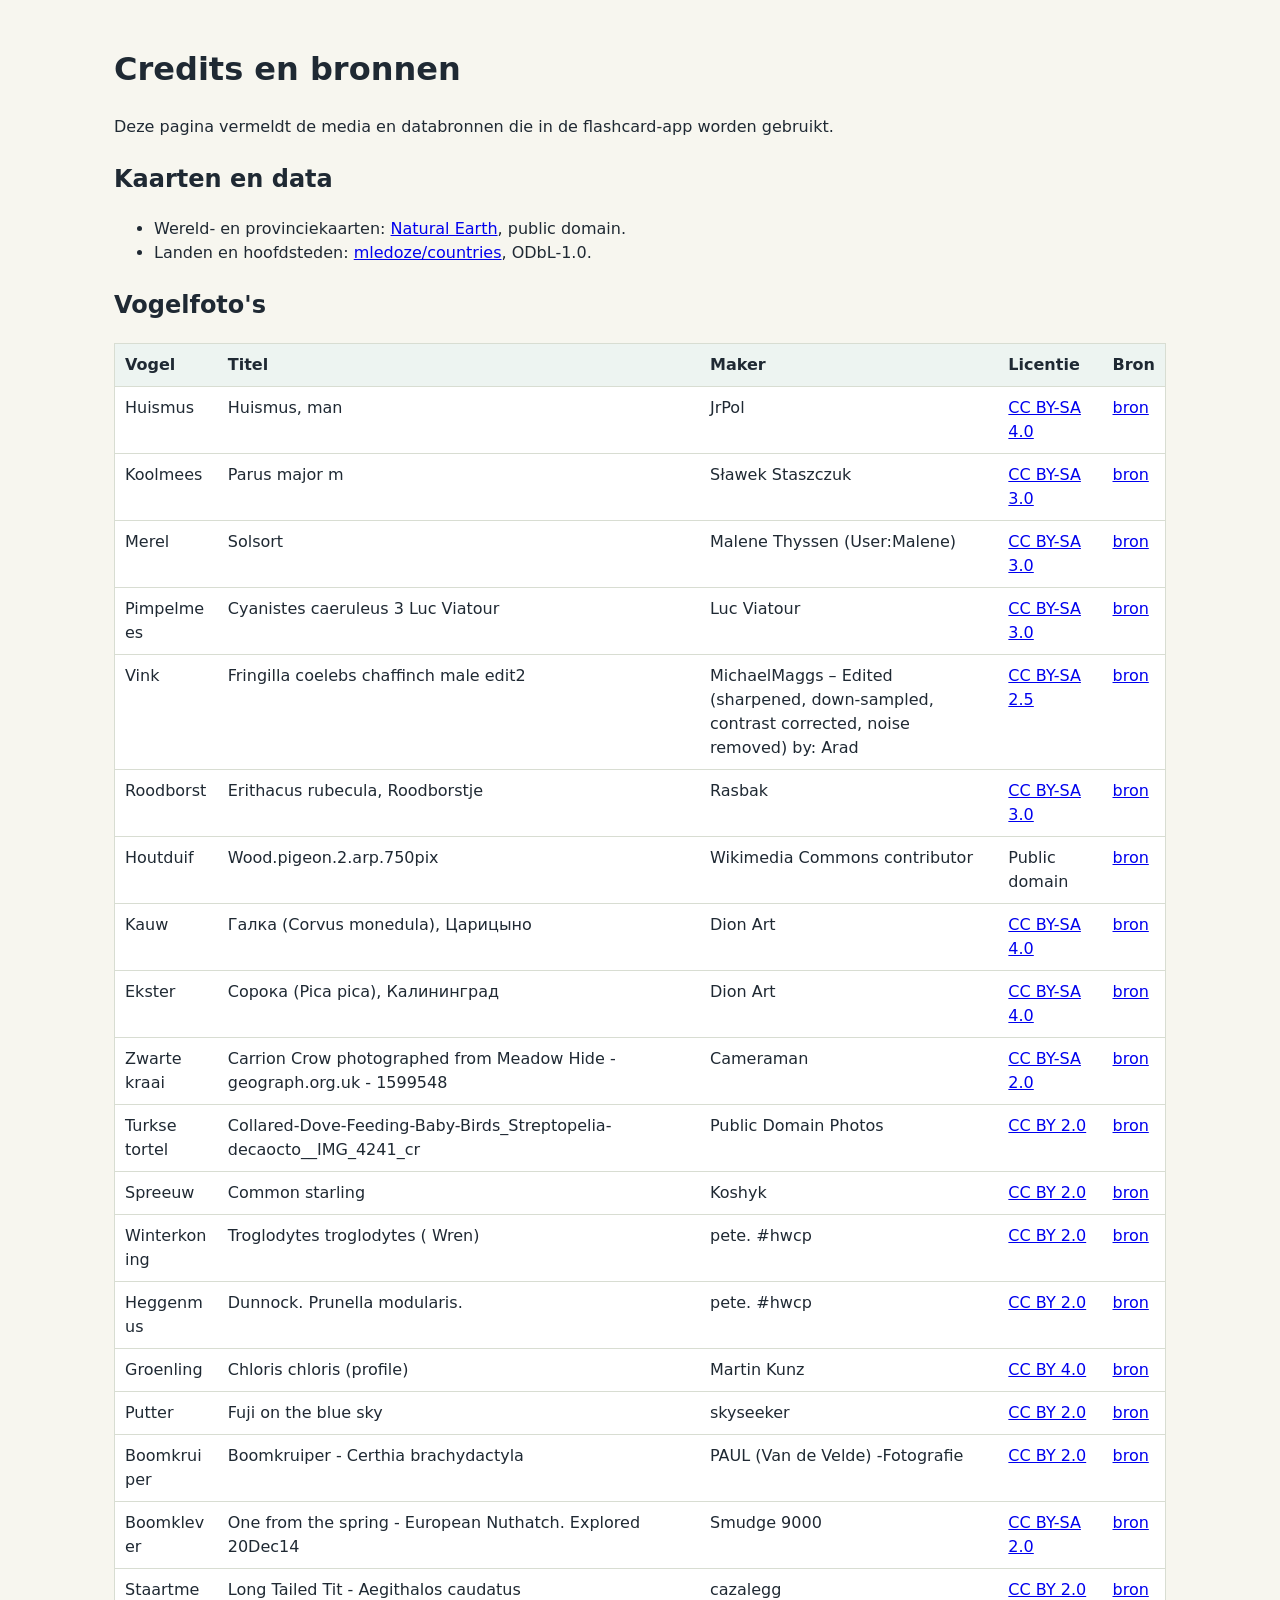
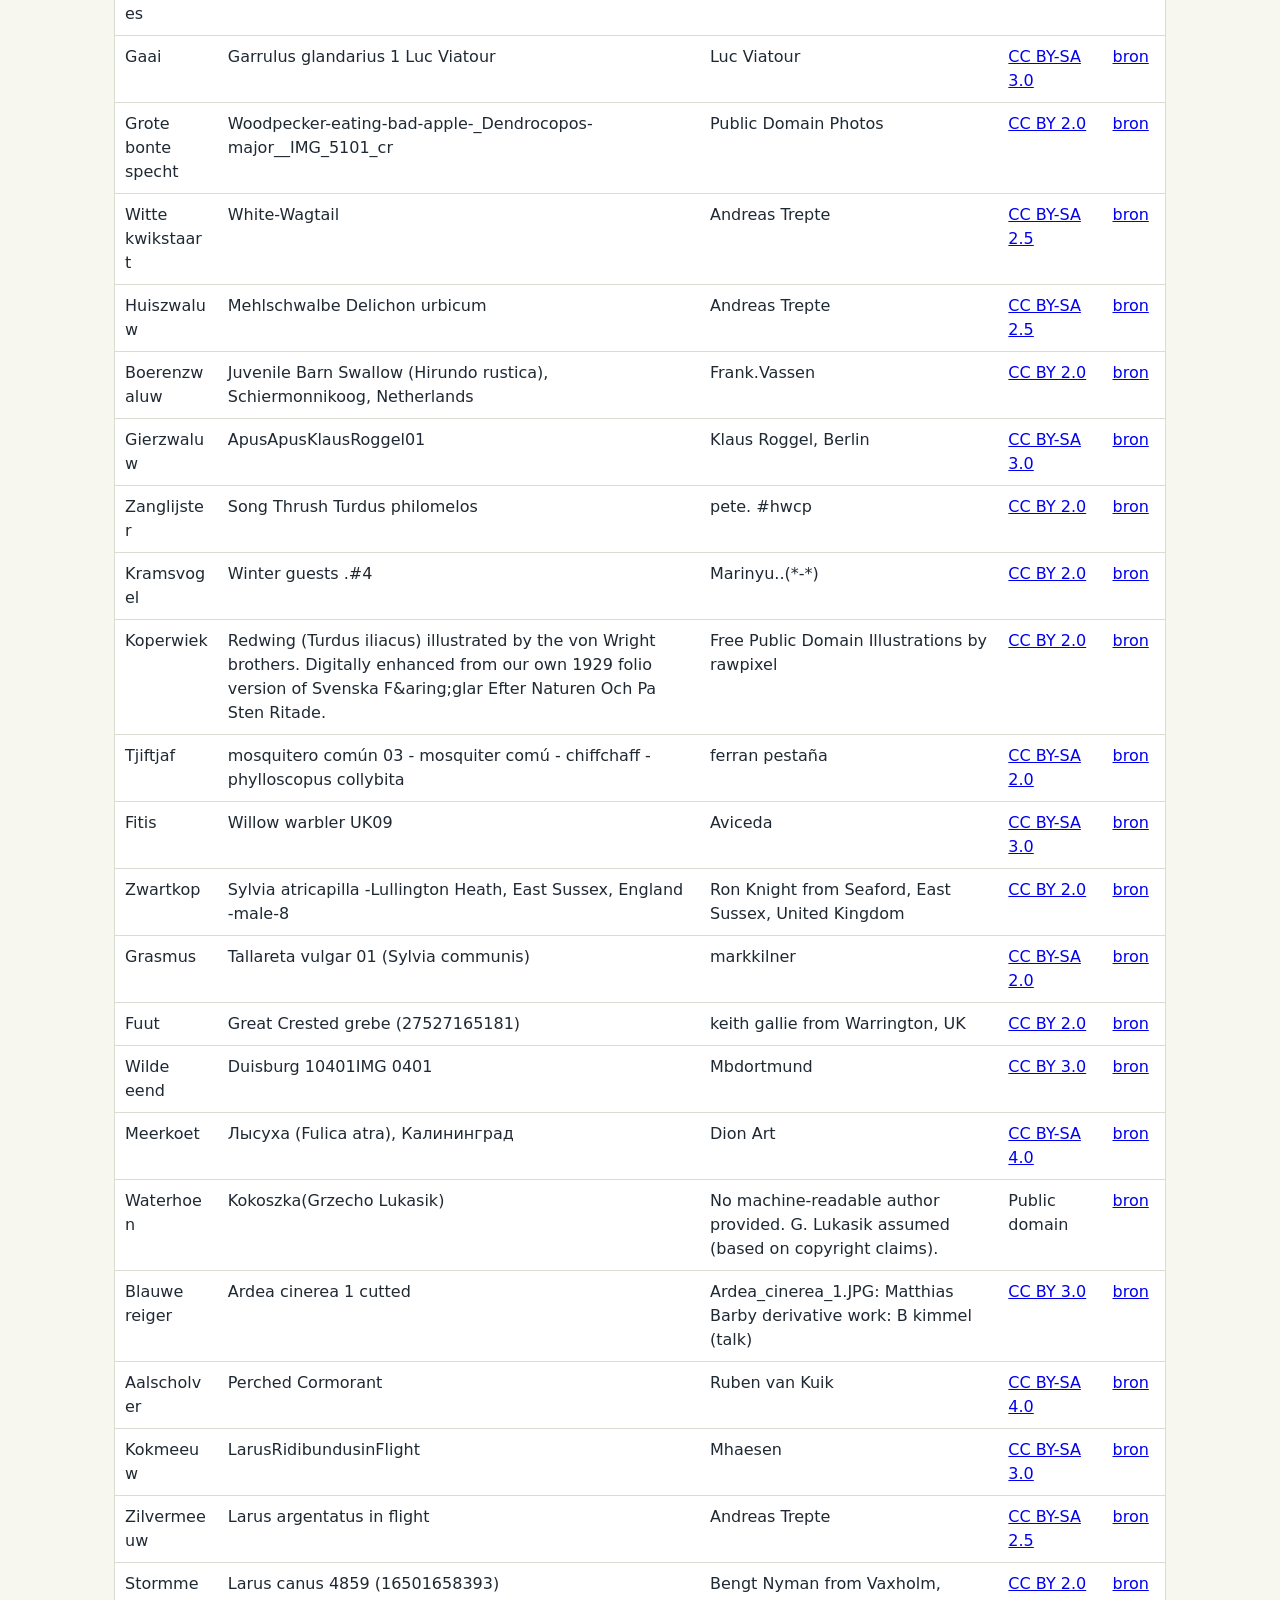
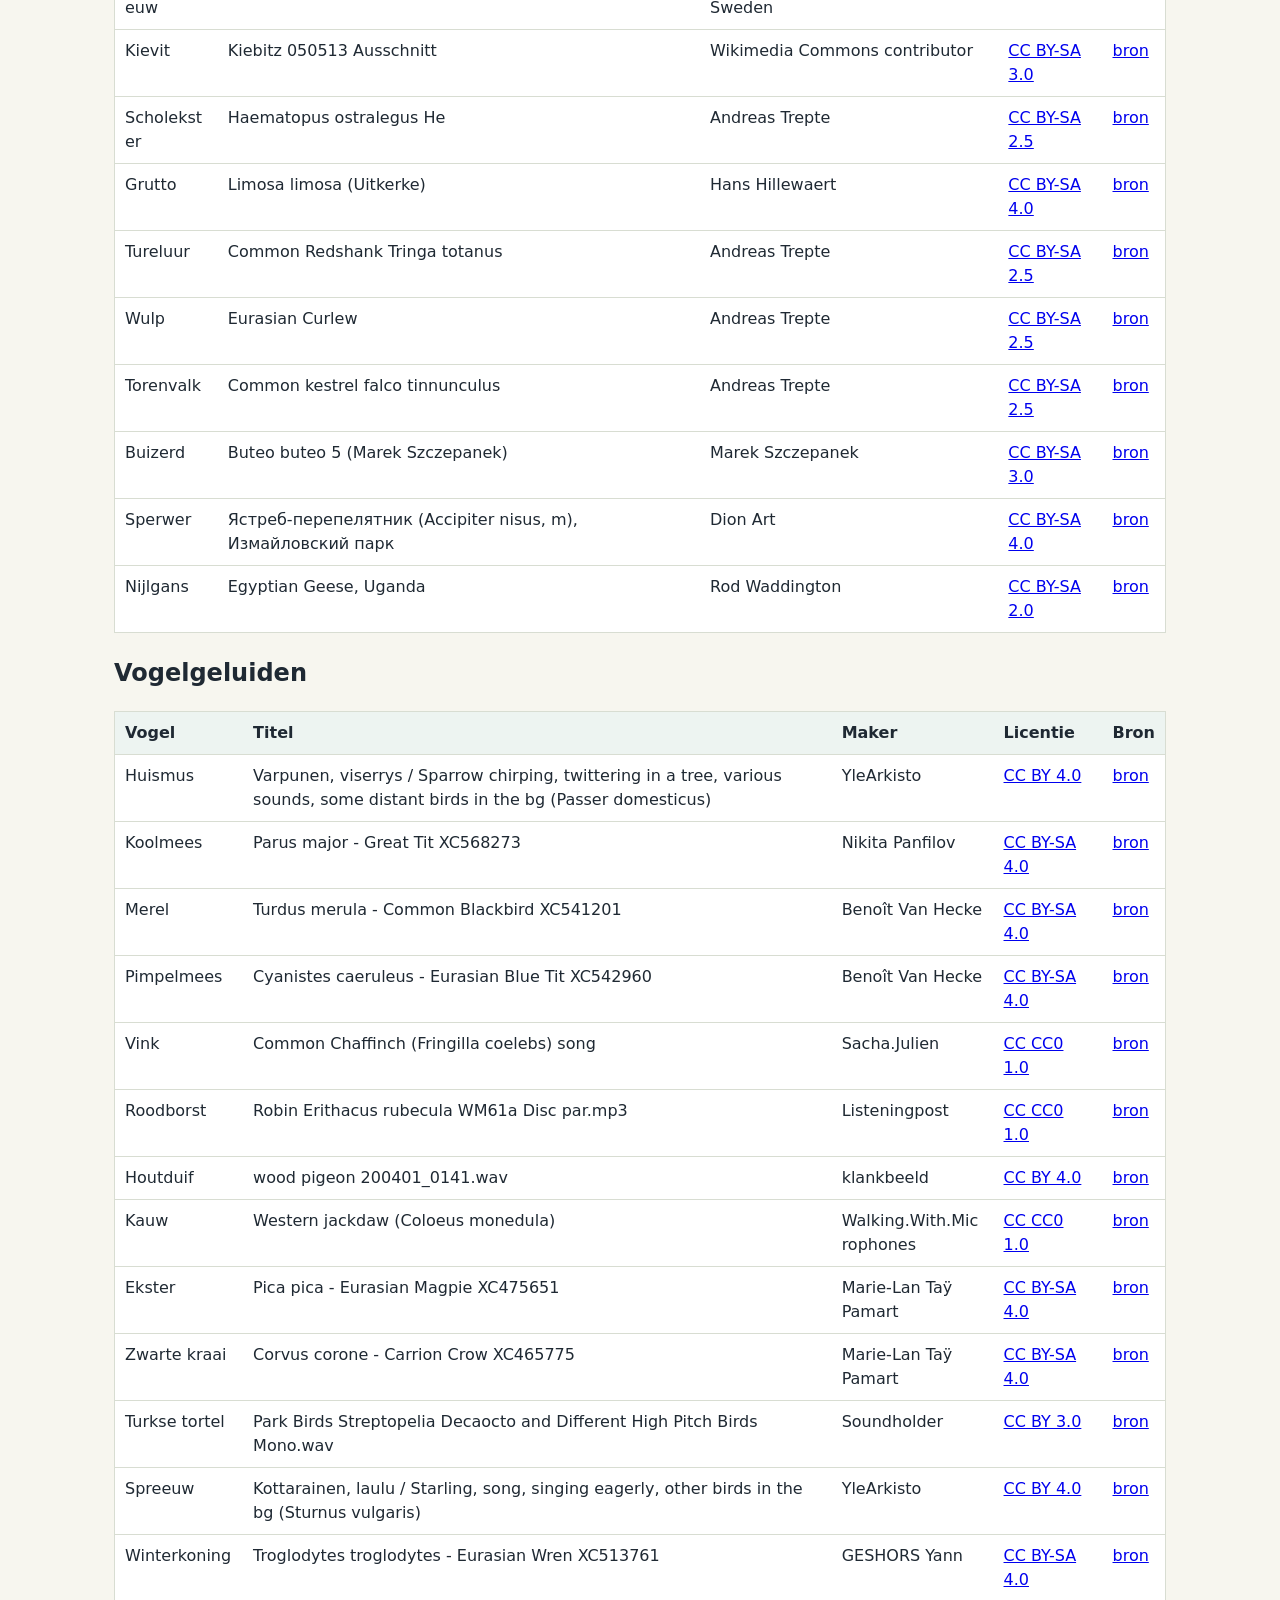
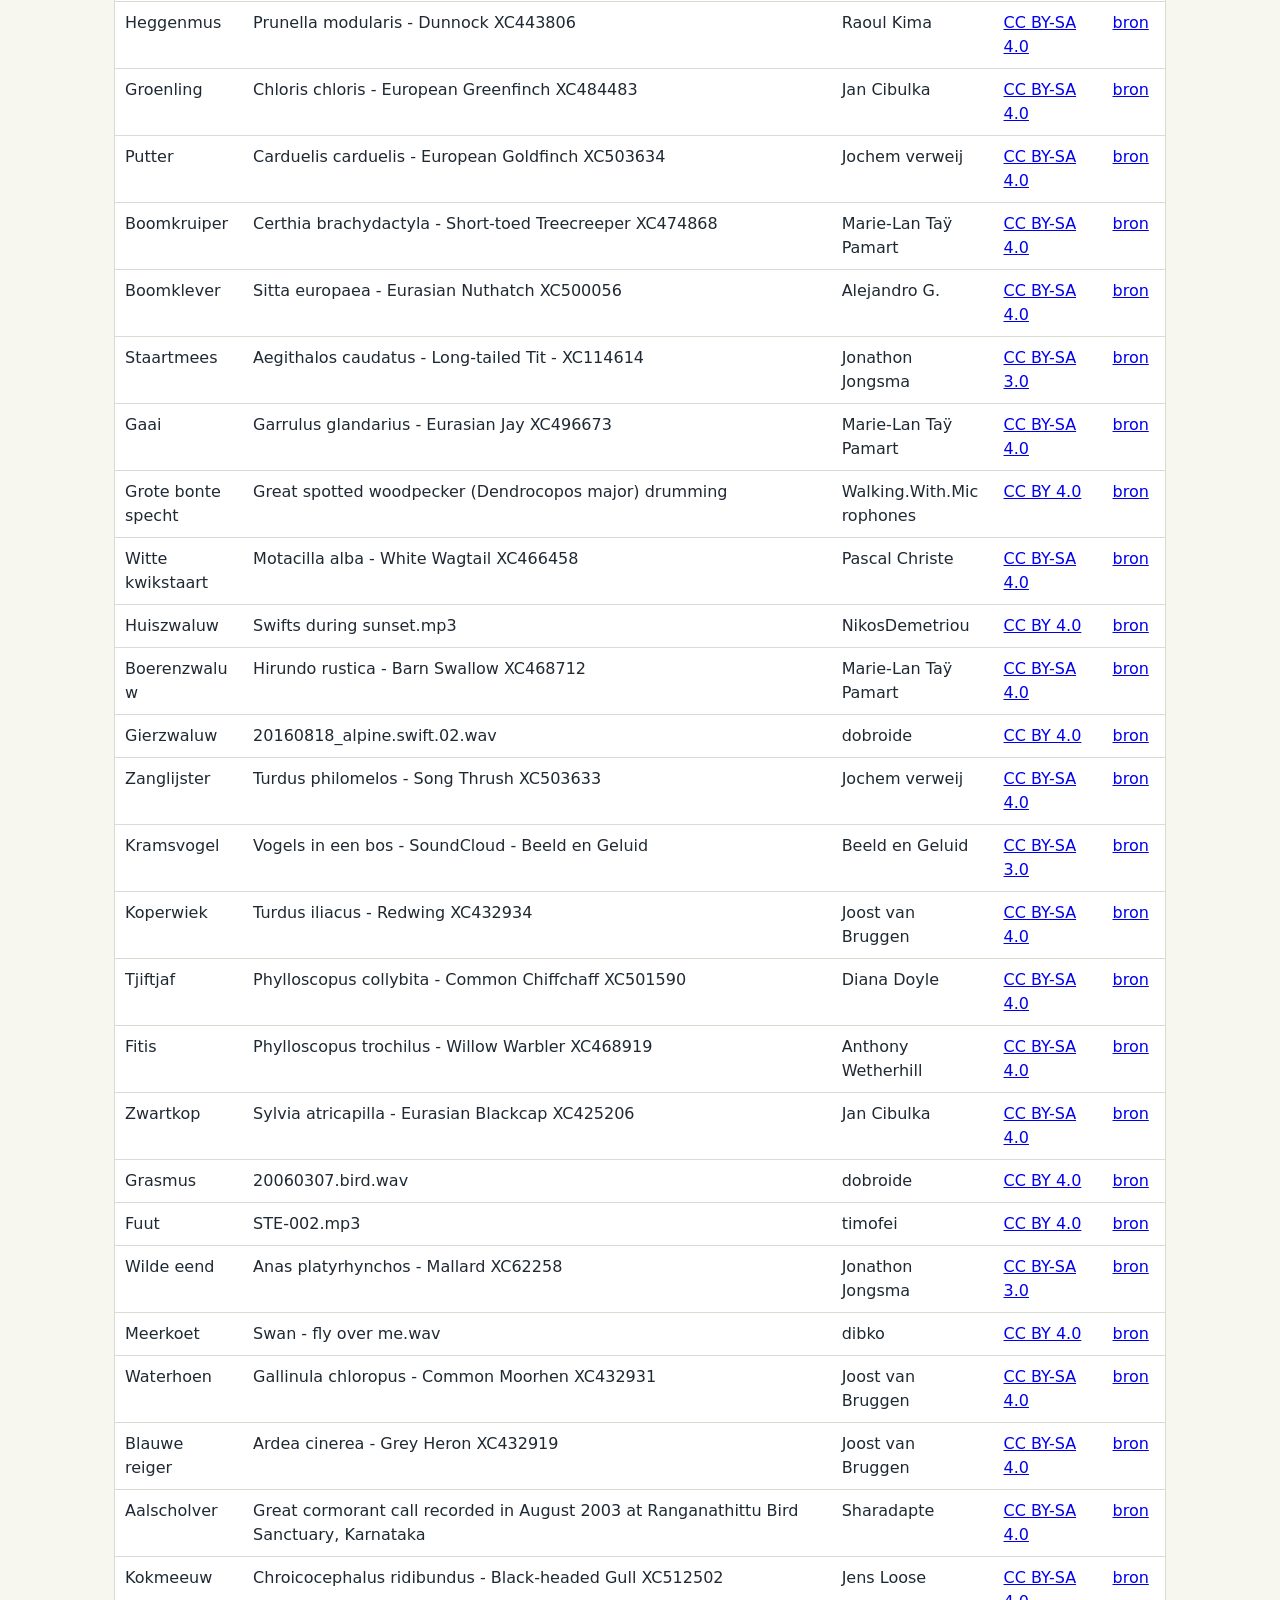
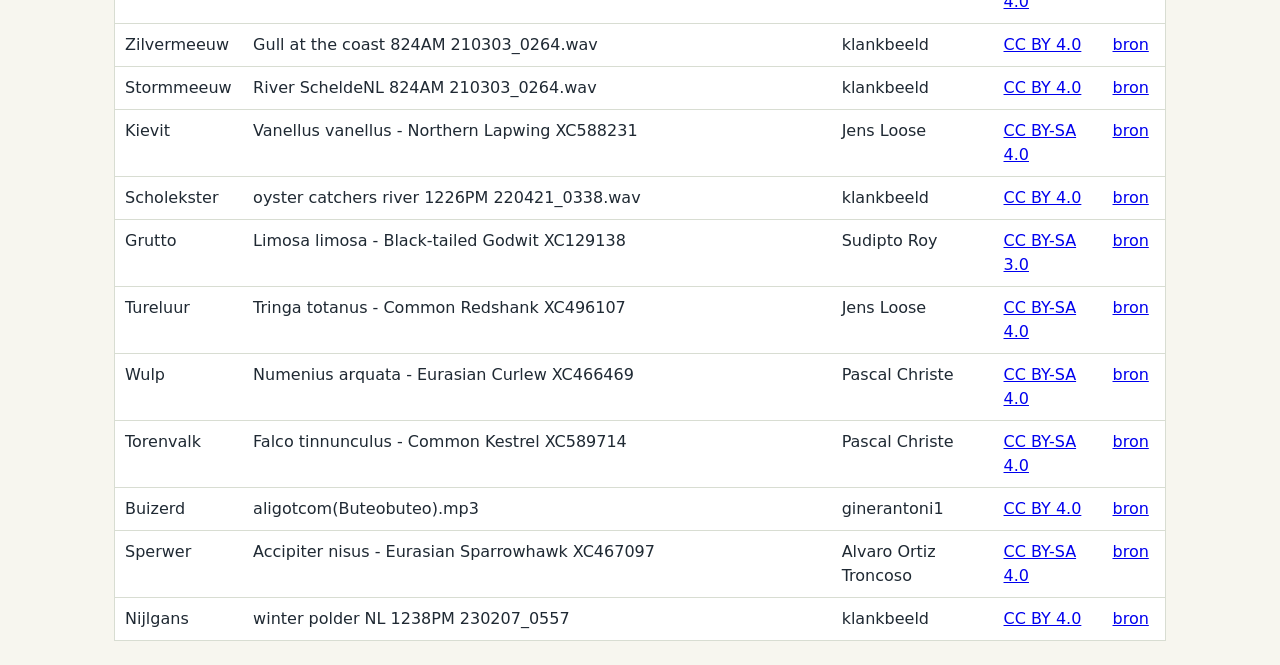
<file: credits.html>
<!doctype html>
<html lang="nl">
  <head>
    <meta charset="utf-8">
    <meta name="viewport" content="width=device-width, initial-scale=1">
    <title>Credits - Flashcards</title>
    <link rel="stylesheet" href="./styles.css">
    <style>
      body { background: #f7f6ef; }
      .credits-page { width: min(1100px, 100%); margin: 0 auto; padding: 24px; }
      .credits-section { margin-top: 22px; }
      table { width: 100%; border-collapse: collapse; background: #fff; border: 1px solid var(--line); }
      th, td { padding: 9px 10px; border-bottom: 1px solid var(--line); text-align: left; vertical-align: top; }
      th { background: var(--surface-2); }
      td { overflow-wrap: anywhere; }
    </style>
  </head>
  <body>
    <main class="credits-page">
      <h1>Credits en bronnen</h1>
      <p>Deze pagina vermeldt de media en databronnen die in de flashcard-app worden gebruikt.</p>

      <section class="credits-section">
        <h2>Kaarten en data</h2>
        <ul>
          <li>Wereld- en provinciekaarten: <a href="https://www.naturalearthdata.com/about/terms-of-use/">Natural Earth</a>, public domain.</li>
          <li>Landen en hoofdsteden: <a href="https://github.com/mledoze/countries">mledoze/countries</a>, ODbL-1.0.</li>
        </ul>
      </section>

      <section class="credits-section">
        <h2>Vogelfoto's</h2>
        <table>
          <thead><tr><th>Vogel</th><th>Titel</th><th>Maker</th><th>Licentie</th><th>Bron</th></tr></thead>
          <tbody><tr><td>Huismus</td><td>Huismus, man</td><td>JrPol</td><td><a href="https://creativecommons.org/licenses/by-sa/4.0">CC BY-SA 4.0</a></td><td><a href="https://commons.wikimedia.org/wiki/File:Huismus,_man.jpg">bron</a></td></tr>
<tr><td>Koolmees</td><td>Parus major m</td><td>Sławek Staszczuk</td><td><a href="http://creativecommons.org/licenses/by-sa/3.0/">CC BY-SA 3.0</a></td><td><a href="https://commons.wikimedia.org/wiki/File:Parus_major_m.jpg">bron</a></td></tr>
<tr><td>Merel</td><td>Solsort</td><td>Malene Thyssen (User:Malene)</td><td><a href="http://creativecommons.org/licenses/by-sa/3.0/">CC BY-SA 3.0</a></td><td><a href="https://commons.wikimedia.org/wiki/File:Solsort.jpg">bron</a></td></tr>
<tr><td>Pimpelmees</td><td>Cyanistes caeruleus 3 Luc Viatour</td><td>Luc Viatour</td><td><a href="http://creativecommons.org/licenses/by-sa/3.0/">CC BY-SA 3.0</a></td><td><a href="https://commons.wikimedia.org/wiki/File:Cyanistes_caeruleus_3_Luc_Viatour.jpg">bron</a></td></tr>
<tr><td>Vink</td><td>Fringilla coelebs chaffinch male edit2</td><td>MichaelMaggs – Edited (sharpened, down-sampled, contrast corrected, noise removed) by: Arad</td><td><a href="https://creativecommons.org/licenses/by-sa/2.5">CC BY-SA 2.5</a></td><td><a href="https://commons.wikimedia.org/wiki/File:Fringilla_coelebs_chaffinch_male_edit2.jpg">bron</a></td></tr>
<tr><td>Roodborst</td><td>Erithacus rubecula, Roodborstje</td><td>Rasbak</td><td><a href="https://creativecommons.org/licenses/by-sa/3.0">CC BY-SA 3.0</a></td><td><a href="https://commons.wikimedia.org/wiki/File:Erithacus_rubecula,_Roodborstje.jpg">bron</a></td></tr>
<tr><td>Houtduif</td><td>Wood.pigeon.2.arp.750pix</td><td>Wikimedia Commons contributor</td><td>Public domain</td><td><a href="https://commons.wikimedia.org/wiki/File:Wood.pigeon.2.arp.750pix.jpg">bron</a></td></tr>
<tr><td>Kauw</td><td>Галка (Corvus monedula), Царицыно</td><td>Dion Art</td><td><a href="https://creativecommons.org/licenses/by-sa/4.0">CC BY-SA 4.0</a></td><td><a href="https://commons.wikimedia.org/wiki/File:%D0%93%D0%B0%D0%BB%D0%BA%D0%B0_(Corvus_monedula),_%D0%A6%D0%B0%D1%80%D0%B8%D1%86%D1%8B%D0%BD%D0%BE.jpg">bron</a></td></tr>
<tr><td>Ekster</td><td>Сорока (Pica pica), Калининград</td><td>Dion Art</td><td><a href="https://creativecommons.org/licenses/by-sa/4.0">CC BY-SA 4.0</a></td><td><a href="https://commons.wikimedia.org/wiki/File:%D0%A1%D0%BE%D1%80%D0%BE%D0%BA%D0%B0_(Pica_pica),_%D0%9A%D0%B0%D0%BB%D0%B8%D0%BD%D0%B8%D0%BD%D0%B3%D1%80%D0%B0%D0%B4.jpg">bron</a></td></tr>
<tr><td>Zwarte kraai</td><td>Carrion Crow photographed from Meadow Hide - geograph.org.uk - 1599548</td><td>Cameraman</td><td><a href="https://creativecommons.org/licenses/by-sa/2.0">CC BY-SA 2.0</a></td><td><a href="https://commons.wikimedia.org/wiki/File:Carrion_Crow_photographed_from_Meadow_Hide_-_geograph.org.uk_-_1599548.jpg">bron</a></td></tr>
<tr><td>Turkse tortel</td><td>Collared-Dove-Feeding-Baby-Birds_Streptopelia-decaocto__IMG_4241_cr</td><td>Public Domain Photos</td><td><a href="https://creativecommons.org/licenses/by/2.0/">CC BY 2.0</a></td><td><a href="https://www.flickr.com/photos/28958738@N06/8454776627">bron</a></td></tr>
<tr><td>Spreeuw</td><td>Common starling</td><td>Koshyk</td><td><a href="https://creativecommons.org/licenses/by/2.0/">CC BY 2.0</a></td><td><a href="https://www.flickr.com/photos/97235261@N00/6966827549">bron</a></td></tr>
<tr><td>Winterkoning</td><td>Troglodytes troglodytes ( Wren)</td><td>pete. #hwcp</td><td><a href="https://creativecommons.org/licenses/by/2.0/">CC BY 2.0</a></td><td><a href="https://www.flickr.com/photos/13497267@N04/32851741321">bron</a></td></tr>
<tr><td>Heggenmus</td><td>Dunnock. Prunella modularis.</td><td>pete. #hwcp</td><td><a href="https://creativecommons.org/licenses/by/2.0/">CC BY 2.0</a></td><td><a href="https://www.flickr.com/photos/13497267@N04/33128412948">bron</a></td></tr>
<tr><td>Groenling</td><td>Chloris chloris (profile)</td><td>Martin Kunz</td><td><a href="https://creativecommons.org/licenses/by/4.0">CC BY 4.0</a></td><td><a href="https://commons.wikimedia.org/wiki/File:Chloris_chloris_(profile).jpg">bron</a></td></tr>
<tr><td>Putter</td><td>Fuji on the blue sky</td><td>skyseeker</td><td><a href="https://creativecommons.org/licenses/by/2.0/">CC BY 2.0</a></td><td><a href="https://www.flickr.com/photos/40422902@N00/23053211449">bron</a></td></tr>
<tr><td>Boomkruiper</td><td>Boomkruiper - Certhia brachydactyla</td><td>PAUL (Van de Velde) -Fotografie</td><td><a href="https://creativecommons.org/licenses/by/2.0/">CC BY 2.0</a></td><td><a href="https://www.flickr.com/photos/93438832@N04/25199082685">bron</a></td></tr>
<tr><td>Boomklever</td><td>One from the spring - European Nuthatch. Explored 20Dec14</td><td>Smudge 9000</td><td><a href="https://creativecommons.org/licenses/by-sa/2.0/">CC BY-SA 2.0</a></td><td><a href="https://www.flickr.com/photos/7599112@N08/15438197713">bron</a></td></tr>
<tr><td>Staartmees</td><td>Long Tailed Tit - Aegithalos caudatus</td><td>cazalegg</td><td><a href="https://creativecommons.org/licenses/by/2.0/">CC BY 2.0</a></td><td><a href="https://www.flickr.com/photos/128941223@N02/52702928829">bron</a></td></tr>
<tr><td>Gaai</td><td>Garrulus glandarius 1 Luc Viatour</td><td>Luc Viatour</td><td><a href="http://creativecommons.org/licenses/by-sa/3.0/">CC BY-SA 3.0</a></td><td><a href="https://commons.wikimedia.org/wiki/File:Garrulus_glandarius_1_Luc_Viatour.jpg">bron</a></td></tr>
<tr><td>Grote bonte specht</td><td>Woodpecker-eating-bad-apple-_Dendrocopos-major__IMG_5101_cr</td><td>Public Domain Photos</td><td><a href="https://creativecommons.org/licenses/by/2.0/">CC BY 2.0</a></td><td><a href="https://www.flickr.com/photos/28958738@N06/8455868258">bron</a></td></tr>
<tr><td>Witte kwikstaart</td><td>White-Wagtail</td><td>Andreas Trepte</td><td><a href="https://creativecommons.org/licenses/by-sa/2.5">CC BY-SA 2.5</a></td><td><a href="https://commons.wikimedia.org/wiki/File:White-Wagtail.jpg">bron</a></td></tr>
<tr><td>Huiszwaluw</td><td>Mehlschwalbe Delichon urbicum</td><td>Andreas Trepte</td><td><a href="https://creativecommons.org/licenses/by-sa/2.5">CC BY-SA 2.5</a></td><td><a href="https://commons.wikimedia.org/wiki/File:Mehlschwalbe_Delichon_urbicum.jpg">bron</a></td></tr>
<tr><td>Boerenzwaluw</td><td>Juvenile Barn Swallow (Hirundo rustica), Schiermonnikoog, Netherlands</td><td>Frank.Vassen</td><td><a href="https://creativecommons.org/licenses/by/2.0/">CC BY 2.0</a></td><td><a href="https://www.flickr.com/photos/42244964@N03/7902112018">bron</a></td></tr>
<tr><td>Gierzwaluw</td><td>ApusApusKlausRoggel01</td><td>Klaus Roggel, Berlin</td><td><a href="https://creativecommons.org/licenses/by-sa/3.0">CC BY-SA 3.0</a></td><td><a href="https://commons.wikimedia.org/wiki/File:ApusApusKlausRoggel01.jpg">bron</a></td></tr>
<tr><td>Zanglijster</td><td>Song Thrush Turdus philomelos</td><td>pete. #hwcp</td><td><a href="https://creativecommons.org/licenses/by/2.0/">CC BY 2.0</a></td><td><a href="https://www.flickr.com/photos/13497267@N04/32769626513">bron</a></td></tr>
<tr><td>Kramsvogel</td><td>Winter guests .#4</td><td>Marinyu..(*-*)</td><td><a href="https://creativecommons.org/licenses/by/2.0/">CC BY 2.0</a></td><td><a href="https://www.flickr.com/photos/18718027@N00/3306199485">bron</a></td></tr>
<tr><td>Koperwiek</td><td>Redwing (Turdus iliacus) illustrated by the von Wright brothers. Digitally enhanced from our own 1929 folio version of Svenska F&amp;aring;glar Efter Naturen Och Pa Sten Ritade.</td><td>Free Public Domain Illustrations by rawpixel</td><td><a href="https://creativecommons.org/licenses/by/2.0/">CC BY 2.0</a></td><td><a href="https://www.flickr.com/photos/153584064@N07/42877458891">bron</a></td></tr>
<tr><td>Tjiftjaf</td><td>mosquitero común 03 - mosquiter comú - chiffchaff - phylloscopus collybita</td><td>ferran pestaña</td><td><a href="https://creativecommons.org/licenses/by-sa/2.0/">CC BY-SA 2.0</a></td><td><a href="https://www.flickr.com/photos/57956171@N00/2118324217">bron</a></td></tr>
<tr><td>Fitis</td><td>Willow warbler UK09</td><td>Aviceda</td><td><a href="https://creativecommons.org/licenses/by-sa/3.0">CC BY-SA 3.0</a></td><td><a href="https://commons.wikimedia.org/wiki/File:Willow_warbler_UK09.JPG">bron</a></td></tr>
<tr><td>Zwartkop</td><td>Sylvia atricapilla -Lullington Heath, East Sussex, England -male-8</td><td>Ron Knight from Seaford, East Sussex, United Kingdom</td><td><a href="https://creativecommons.org/licenses/by/2.0">CC BY 2.0</a></td><td><a href="https://commons.wikimedia.org/wiki/File:Sylvia_atricapilla_-Lullington_Heath,_East_Sussex,_England_-male-8.jpg">bron</a></td></tr>
<tr><td>Grasmus</td><td>Tallareta vulgar 01 (Sylvia communis)</td><td>markkilner</td><td><a href="https://creativecommons.org/licenses/by-sa/2.0">CC BY-SA 2.0</a></td><td><a href="https://commons.wikimedia.org/wiki/File:Tallareta_vulgar_01_(Sylvia_communis).jpg">bron</a></td></tr>
<tr><td>Fuut</td><td>Great Crested grebe (27527165181)</td><td>keith gallie from Warrington, UK</td><td><a href="https://creativecommons.org/licenses/by/2.0">CC BY 2.0</a></td><td><a href="https://commons.wikimedia.org/wiki/File:Great_Crested_grebe_(27527165181).jpg">bron</a></td></tr>
<tr><td>Wilde eend</td><td>Duisburg 10401IMG 0401</td><td>Mbdortmund</td><td><a href="https://creativecommons.org/licenses/by/3.0">CC BY 3.0</a></td><td><a href="https://commons.wikimedia.org/wiki/File:Duisburg_10401IMG_0401.JPG">bron</a></td></tr>
<tr><td>Meerkoet</td><td>Лысуха (Fulica atra), Калининград</td><td>Dion Art</td><td><a href="https://creativecommons.org/licenses/by-sa/4.0">CC BY-SA 4.0</a></td><td><a href="https://commons.wikimedia.org/wiki/File:%D0%9B%D1%8B%D1%81%D1%83%D1%85%D0%B0_(Fulica_atra),_%D0%9A%D0%B0%D0%BB%D0%B8%D0%BD%D0%B8%D0%BD%D0%B3%D1%80%D0%B0%D0%B4.jpg">bron</a></td></tr>
<tr><td>Waterhoen</td><td>Kokoszka(Grzecho Lukasik)</td><td>No machine-readable author provided. G. Lukasik assumed (based on copyright claims).</td><td>Public domain</td><td><a href="https://commons.wikimedia.org/wiki/File:Kokoszka(Grzecho_Lukasik).jpg">bron</a></td></tr>
<tr><td>Blauwe reiger</td><td>Ardea cinerea 1 cutted</td><td>Ardea_cinerea_1.JPG: Matthias Barby derivative work: B kimmel (talk)</td><td><a href="https://creativecommons.org/licenses/by/3.0">CC BY 3.0</a></td><td><a href="https://commons.wikimedia.org/wiki/File:Ardea_cinerea_1_cutted.png">bron</a></td></tr>
<tr><td>Aalscholver</td><td>Perched Cormorant</td><td>Ruben van Kuik</td><td><a href="https://creativecommons.org/licenses/by-sa/4.0">CC BY-SA 4.0</a></td><td><a href="https://commons.wikimedia.org/wiki/File:Perched_Cormorant.jpg">bron</a></td></tr>
<tr><td>Kokmeeuw</td><td>LarusRidibundusinFlight</td><td>Mhaesen</td><td><a href="https://creativecommons.org/licenses/by-sa/3.0">CC BY-SA 3.0</a></td><td><a href="https://commons.wikimedia.org/wiki/File:LarusRidibundusinFlight.jpg">bron</a></td></tr>
<tr><td>Zilvermeeuw</td><td>Larus argentatus in flight</td><td>Andreas Trepte</td><td><a href="https://creativecommons.org/licenses/by-sa/2.5">CC BY-SA 2.5</a></td><td><a href="https://commons.wikimedia.org/wiki/File:Larus_argentatus_in_flight.jpg">bron</a></td></tr>
<tr><td>Stormmeeuw</td><td>Larus canus 4859 (16501658393)</td><td>Bengt Nyman from Vaxholm, Sweden</td><td><a href="https://creativecommons.org/licenses/by/2.0">CC BY 2.0</a></td><td><a href="https://commons.wikimedia.org/wiki/File:Larus_canus_4859_(16501658393).jpg">bron</a></td></tr>
<tr><td>Kievit</td><td>Kiebitz 050513 Ausschnitt</td><td>Wikimedia Commons contributor</td><td><a href="http://creativecommons.org/licenses/by-sa/3.0/">CC BY-SA 3.0</a></td><td><a href="https://commons.wikimedia.org/wiki/File:Kiebitz_050513_Ausschnitt.jpg">bron</a></td></tr>
<tr><td>Scholekster</td><td>Haematopus ostralegus He</td><td>Andreas Trepte</td><td><a href="https://creativecommons.org/licenses/by-sa/2.5">CC BY-SA 2.5</a></td><td><a href="https://commons.wikimedia.org/wiki/File:Haematopus_ostralegus_He.jpg">bron</a></td></tr>
<tr><td>Grutto</td><td>Limosa limosa (Uitkerke)</td><td>Hans Hillewaert</td><td><a href="https://creativecommons.org/licenses/by-sa/4.0">CC BY-SA 4.0</a></td><td><a href="https://commons.wikimedia.org/wiki/File:Limosa_limosa_(Uitkerke).jpg">bron</a></td></tr>
<tr><td>Tureluur</td><td>Common Redshank Tringa totanus</td><td>Andreas Trepte</td><td><a href="https://creativecommons.org/licenses/by-sa/2.5">CC BY-SA 2.5</a></td><td><a href="https://commons.wikimedia.org/wiki/File:Common_Redshank_Tringa_totanus.jpg">bron</a></td></tr>
<tr><td>Wulp</td><td>Eurasian Curlew</td><td>Andreas Trepte</td><td><a href="https://creativecommons.org/licenses/by-sa/2.5">CC BY-SA 2.5</a></td><td><a href="https://commons.wikimedia.org/wiki/File:Eurasian_Curlew.jpg">bron</a></td></tr>
<tr><td>Torenvalk</td><td>Common kestrel falco tinnunculus</td><td>Andreas Trepte</td><td><a href="https://creativecommons.org/licenses/by-sa/2.5">CC BY-SA 2.5</a></td><td><a href="https://commons.wikimedia.org/wiki/File:Common_kestrel_falco_tinnunculus.jpg">bron</a></td></tr>
<tr><td>Buizerd</td><td>Buteo buteo 5 (Marek Szczepanek)</td><td>Marek Szczepanek</td><td><a href="http://creativecommons.org/licenses/by-sa/3.0/">CC BY-SA 3.0</a></td><td><a href="https://commons.wikimedia.org/wiki/File:Buteo_buteo_5_(Marek_Szczepanek).jpg">bron</a></td></tr>
<tr><td>Sperwer</td><td>Ястреб-перепелятник (Accipiter nisus, m), Измайловский парк</td><td>Dion Art</td><td><a href="https://creativecommons.org/licenses/by-sa/4.0">CC BY-SA 4.0</a></td><td><a href="https://commons.wikimedia.org/wiki/File:%D0%AF%D1%81%D1%82%D1%80%D0%B5%D0%B1-%D0%BF%D0%B5%D1%80%D0%B5%D0%BF%D0%B5%D0%BB%D1%8F%D1%82%D0%BD%D0%B8%D0%BA_(Accipiter_nisus,_m),_%D0%98%D0%B7%D0%BC%D0%B0%D0%B9%D0%BB%D0%BE%D0%B2%D1%81%D0%BA%D0%B8%D0%B9_%D0%BF%D0%B0%D1%80%D0%BA.jpg">bron</a></td></tr>
<tr><td>Nijlgans</td><td>Egyptian Geese, Uganda</td><td>Rod Waddington</td><td><a href="https://creativecommons.org/licenses/by-sa/2.0/">CC BY-SA 2.0</a></td><td><a href="https://www.flickr.com/photos/64607715@N05/15689268475">bron</a></td></tr></tbody>
        </table>
      </section>

      <section class="credits-section">
        <h2>Vogelgeluiden</h2>
        <table>
          <thead><tr><th>Vogel</th><th>Titel</th><th>Maker</th><th>Licentie</th><th>Bron</th></tr></thead>
          <tbody><tr><td>Huismus</td><td>Varpunen, viserrys / Sparrow chirping, twittering in a tree, various sounds, some distant birds in the bg (Passer domesticus)</td><td>YleArkisto</td><td><a href="https://creativecommons.org/licenses/by/4.0/">CC BY 4.0</a></td><td><a href="https://freesound.org/people/YleArkisto/sounds/339843">bron</a></td></tr>
<tr><td>Koolmees</td><td>Parus major - Great Tit XC568273</td><td>Nikita Panfilov</td><td><a href="https://creativecommons.org/licenses/by-sa/4.0/">CC BY-SA 4.0</a></td><td><a href="https://commons.wikimedia.org/w/index.php?curid=91882945">bron</a></td></tr>
<tr><td>Merel</td><td>Turdus merula - Common Blackbird XC541201</td><td>Benoît Van Hecke</td><td><a href="https://creativecommons.org/licenses/by-sa/4.0/">CC BY-SA 4.0</a></td><td><a href="https://commons.wikimedia.org/w/index.php?curid=89570421">bron</a></td></tr>
<tr><td>Pimpelmees</td><td>Cyanistes caeruleus - Eurasian Blue Tit XC542960</td><td>Benoît Van Hecke</td><td><a href="https://creativecommons.org/licenses/by-sa/4.0/">CC BY-SA 4.0</a></td><td><a href="https://commons.wikimedia.org/w/index.php?curid=89563998">bron</a></td></tr>
<tr><td>Vink</td><td>Common Chaffinch (Fringilla coelebs) song</td><td>Sacha.Julien</td><td><a href="https://creativecommons.org/publicdomain/zero/1.0/">CC CC0 1.0</a></td><td><a href="https://freesound.org/people/Sacha.Julien/sounds/725328">bron</a></td></tr>
<tr><td>Roodborst</td><td>Robin Erithacus rubecula WM61a Disc par.mp3</td><td>Listeningpost</td><td><a href="https://creativecommons.org/publicdomain/zero/1.0/">CC CC0 1.0</a></td><td><a href="https://freesound.org/people/Listeningpost/sounds/144884">bron</a></td></tr>
<tr><td>Houtduif</td><td>wood pigeon 200401_0141.wav</td><td>klankbeeld</td><td><a href="https://creativecommons.org/licenses/by/4.0/">CC BY 4.0</a></td><td><a href="https://freesound.org/people/klankbeeld/sounds/611065">bron</a></td></tr>
<tr><td>Kauw</td><td>Western jackdaw (Coloeus monedula)</td><td>Walking.With.Microphones</td><td><a href="https://creativecommons.org/publicdomain/zero/1.0/">CC CC0 1.0</a></td><td><a href="https://freesound.org/people/Walking.With.Microphones/sounds/556235">bron</a></td></tr>
<tr><td>Ekster</td><td>Pica pica - Eurasian Magpie XC475651</td><td>Marie-Lan Taÿ Pamart</td><td><a href="https://creativecommons.org/licenses/by-sa/4.0/">CC BY-SA 4.0</a></td><td><a href="https://commons.wikimedia.org/w/index.php?curid=83207574">bron</a></td></tr>
<tr><td>Zwarte kraai</td><td>Corvus corone - Carrion Crow XC465775</td><td>Marie-Lan Taÿ Pamart</td><td><a href="https://creativecommons.org/licenses/by-sa/4.0/">CC BY-SA 4.0</a></td><td><a href="https://commons.wikimedia.org/w/index.php?curid=83208280">bron</a></td></tr>
<tr><td>Turkse tortel</td><td>Park Birds Streptopelia Decaocto and Different High Pitch Birds Mono.wav</td><td>Soundholder</td><td><a href="https://creativecommons.org/licenses/by/3.0/">CC BY 3.0</a></td><td><a href="https://freesound.org/people/Soundholder/sounds/425377">bron</a></td></tr>
<tr><td>Spreeuw</td><td>Kottarainen, laulu / Starling, song, singing eagerly, other birds in the bg (Sturnus vulgaris)</td><td>YleArkisto</td><td><a href="https://creativecommons.org/licenses/by/4.0/">CC BY 4.0</a></td><td><a href="https://freesound.org/people/YleArkisto/sounds/338833">bron</a></td></tr>
<tr><td>Winterkoning</td><td>Troglodytes troglodytes - Eurasian Wren XC513761</td><td>GESHORS Yann</td><td><a href="https://creativecommons.org/licenses/by-sa/4.0/">CC BY-SA 4.0</a></td><td><a href="https://commons.wikimedia.org/w/index.php?curid=89565145">bron</a></td></tr>
<tr><td>Heggenmus</td><td>Prunella modularis - Dunnock XC443806</td><td>Raoul Kima</td><td><a href="https://creativecommons.org/licenses/by-sa/4.0/">CC BY-SA 4.0</a></td><td><a href="https://commons.wikimedia.org/w/index.php?curid=77545754">bron</a></td></tr>
<tr><td>Groenling</td><td>Chloris chloris - European Greenfinch XC484483</td><td>Jan Cibulka</td><td><a href="https://creativecommons.org/licenses/by-sa/4.0/">CC BY-SA 4.0</a></td><td><a href="https://commons.wikimedia.org/w/index.php?curid=83211117">bron</a></td></tr>
<tr><td>Putter</td><td>Carduelis carduelis - European Goldfinch XC503634</td><td>Jochem verweij</td><td><a href="https://creativecommons.org/licenses/by-sa/4.0/">CC BY-SA 4.0</a></td><td><a href="https://commons.wikimedia.org/w/index.php?curid=89592908">bron</a></td></tr>
<tr><td>Boomkruiper</td><td>Certhia brachydactyla - Short-toed Treecreeper XC474868</td><td>Marie-Lan Taÿ Pamart</td><td><a href="https://creativecommons.org/licenses/by-sa/4.0/">CC BY-SA 4.0</a></td><td><a href="https://commons.wikimedia.org/w/index.php?curid=83209682">bron</a></td></tr>
<tr><td>Boomklever</td><td>Sitta europaea - Eurasian Nuthatch XC500056</td><td>Alejandro G.</td><td><a href="https://creativecommons.org/licenses/by-sa/4.0/">CC BY-SA 4.0</a></td><td><a href="https://commons.wikimedia.org/w/index.php?curid=83209634">bron</a></td></tr>
<tr><td>Staartmees</td><td>Aegithalos caudatus - Long-tailed Tit - XC114614</td><td>Jonathon Jongsma</td><td><a href="https://creativecommons.org/licenses/by-sa/3.0/">CC BY-SA 3.0</a></td><td><a href="https://commons.wikimedia.org/w/index.php?curid=23929099">bron</a></td></tr>
<tr><td>Gaai</td><td>Garrulus glandarius - Eurasian Jay XC496673</td><td>Marie-Lan Taÿ Pamart</td><td><a href="https://creativecommons.org/licenses/by-sa/4.0/">CC BY-SA 4.0</a></td><td><a href="https://commons.wikimedia.org/w/index.php?curid=89563357">bron</a></td></tr>
<tr><td>Grote bonte specht</td><td>Great spotted woodpecker (Dendrocopos major) drumming</td><td>Walking.With.Microphones</td><td><a href="https://creativecommons.org/licenses/by/4.0/">CC BY 4.0</a></td><td><a href="https://freesound.org/people/Walking.With.Microphones/sounds/556136">bron</a></td></tr>
<tr><td>Witte kwikstaart</td><td>Motacilla alba - White Wagtail XC466458</td><td>Pascal Christe</td><td><a href="https://creativecommons.org/licenses/by-sa/4.0/">CC BY-SA 4.0</a></td><td><a href="https://commons.wikimedia.org/w/index.php?curid=83210806">bron</a></td></tr>
<tr><td>Huiszwaluw</td><td>Swifts during sunset.mp3</td><td>NikosDemetriou</td><td><a href="https://creativecommons.org/licenses/by/4.0/">CC BY 4.0</a></td><td><a href="https://freesound.org/people/NikosDemetriou/sounds/511953">bron</a></td></tr>
<tr><td>Boerenzwaluw</td><td>Hirundo rustica - Barn Swallow XC468712</td><td>Marie-Lan Taÿ Pamart</td><td><a href="https://creativecommons.org/licenses/by-sa/4.0/">CC BY-SA 4.0</a></td><td><a href="https://commons.wikimedia.org/w/index.php?curid=83208447">bron</a></td></tr>
<tr><td>Gierzwaluw</td><td>20160818_alpine.swift.02.wav</td><td>dobroide</td><td><a href="https://creativecommons.org/licenses/by/4.0/">CC BY 4.0</a></td><td><a href="https://freesound.org/people/dobroide/sounds/352816">bron</a></td></tr>
<tr><td>Zanglijster</td><td>Turdus philomelos - Song Thrush XC503633</td><td>Jochem verweij</td><td><a href="https://creativecommons.org/licenses/by-sa/4.0/">CC BY-SA 4.0</a></td><td><a href="https://commons.wikimedia.org/w/index.php?curid=89570533">bron</a></td></tr>
<tr><td>Kramsvogel</td><td>Vogels in een bos - SoundCloud - Beeld en Geluid</td><td>Beeld en Geluid</td><td><a href="https://creativecommons.org/licenses/by-sa/3.0/">CC BY-SA 3.0</a></td><td><a href="https://commons.wikimedia.org/w/index.php?curid=25648729">bron</a></td></tr>
<tr><td>Koperwiek</td><td>Turdus iliacus - Redwing XC432934</td><td>Joost van Bruggen</td><td><a href="https://creativecommons.org/licenses/by-sa/4.0/">CC BY-SA 4.0</a></td><td><a href="https://commons.wikimedia.org/w/index.php?curid=77545494">bron</a></td></tr>
<tr><td>Tjiftjaf</td><td>Phylloscopus collybita - Common Chiffchaff XC501590</td><td>Diana Doyle</td><td><a href="https://creativecommons.org/licenses/by-sa/4.0/">CC BY-SA 4.0</a></td><td><a href="https://commons.wikimedia.org/w/index.php?curid=83208732">bron</a></td></tr>
<tr><td>Fitis</td><td>Phylloscopus trochilus - Willow Warbler XC468919</td><td>Anthony Wetherhill</td><td><a href="https://creativecommons.org/licenses/by-sa/4.0/">CC BY-SA 4.0</a></td><td><a href="https://commons.wikimedia.org/w/index.php?curid=83208549">bron</a></td></tr>
<tr><td>Zwartkop</td><td>Sylvia atricapilla - Eurasian Blackcap XC425206</td><td>Jan Cibulka</td><td><a href="https://creativecommons.org/licenses/by-sa/4.0/">CC BY-SA 4.0</a></td><td><a href="https://commons.wikimedia.org/w/index.php?curid=77543768">bron</a></td></tr>
<tr><td>Grasmus</td><td>20060307.bird.wav</td><td>dobroide</td><td><a href="https://creativecommons.org/licenses/by/4.0/">CC BY 4.0</a></td><td><a href="https://freesound.org/people/dobroide/sounds/16766">bron</a></td></tr>
<tr><td>Fuut</td><td>STE-002.mp3</td><td>timofei</td><td><a href="https://creativecommons.org/licenses/by/4.0/">CC BY 4.0</a></td><td><a href="https://freesound.org/people/timofei/sounds/52886">bron</a></td></tr>
<tr><td>Wilde eend</td><td>Anas platyrhynchos - Mallard XC62258</td><td>Jonathon Jongsma</td><td><a href="https://creativecommons.org/licenses/by-sa/3.0/">CC BY-SA 3.0</a></td><td><a href="https://commons.wikimedia.org/w/index.php?curid=68239930">bron</a></td></tr>
<tr><td>Meerkoet</td><td>Swan - fly over me.wav</td><td>dibko</td><td><a href="https://creativecommons.org/licenses/by/4.0/">CC BY 4.0</a></td><td><a href="https://freesound.org/people/dibko/sounds/533239">bron</a></td></tr>
<tr><td>Waterhoen</td><td>Gallinula chloropus - Common Moorhen XC432931</td><td>Joost van Bruggen</td><td><a href="https://creativecommons.org/licenses/by-sa/4.0/">CC BY-SA 4.0</a></td><td><a href="https://commons.wikimedia.org/w/index.php?curid=77528440">bron</a></td></tr>
<tr><td>Blauwe reiger</td><td>Ardea cinerea - Grey Heron XC432919</td><td>Joost van Bruggen</td><td><a href="https://creativecommons.org/licenses/by-sa/4.0/">CC BY-SA 4.0</a></td><td><a href="https://commons.wikimedia.org/w/index.php?curid=77528216">bron</a></td></tr>
<tr><td>Aalscholver</td><td>Great cormorant call recorded in August 2003 at Ranganathittu Bird Sanctuary, Karnataka</td><td>Sharadapte</td><td><a href="https://creativecommons.org/licenses/by-sa/4.0/">CC BY-SA 4.0</a></td><td><a href="https://commons.wikimedia.org/w/index.php?curid=142295684">bron</a></td></tr>
<tr><td>Kokmeeuw</td><td>Chroicocephalus ridibundus - Black-headed Gull XC512502</td><td>Jens Loose</td><td><a href="https://creativecommons.org/licenses/by-sa/4.0/">CC BY-SA 4.0</a></td><td><a href="https://commons.wikimedia.org/w/index.php?curid=89558032">bron</a></td></tr>
<tr><td>Zilvermeeuw</td><td>Gull at the coast 824AM 210303_0264.wav</td><td>klankbeeld</td><td><a href="https://creativecommons.org/licenses/by/4.0/">CC BY 4.0</a></td><td><a href="https://freesound.org/people/klankbeeld/sounds/623933">bron</a></td></tr>
<tr><td>Stormmeeuw</td><td>River ScheldeNL 824AM 210303_0264.wav</td><td>klankbeeld</td><td><a href="https://creativecommons.org/licenses/by/4.0/">CC BY 4.0</a></td><td><a href="https://freesound.org/people/klankbeeld/sounds/561829">bron</a></td></tr>
<tr><td>Kievit</td><td>Vanellus vanellus - Northern Lapwing XC588231</td><td>Jens Loose</td><td><a href="https://creativecommons.org/licenses/by-sa/4.0/">CC BY-SA 4.0</a></td><td><a href="https://commons.wikimedia.org/w/index.php?curid=94438359">bron</a></td></tr>
<tr><td>Scholekster</td><td>oyster catchers river 1226PM 220421_0338.wav</td><td>klankbeeld</td><td><a href="https://creativecommons.org/licenses/by/4.0/">CC BY 4.0</a></td><td><a href="https://freesound.org/people/klankbeeld/sounds/646784">bron</a></td></tr>
<tr><td>Grutto</td><td>Limosa limosa - Black-tailed Godwit XC129138</td><td>Sudipto Roy</td><td><a href="https://creativecommons.org/licenses/by-sa/3.0/">CC BY-SA 3.0</a></td><td><a href="https://commons.wikimedia.org/w/index.php?curid=27405103">bron</a></td></tr>
<tr><td>Tureluur</td><td>Tringa totanus - Common Redshank XC496107</td><td>Jens Loose</td><td><a href="https://creativecommons.org/licenses/by-sa/4.0/">CC BY-SA 4.0</a></td><td><a href="https://commons.wikimedia.org/w/index.php?curid=83204580">bron</a></td></tr>
<tr><td>Wulp</td><td>Numenius arquata - Eurasian Curlew XC466469</td><td>Pascal Christe</td><td><a href="https://creativecommons.org/licenses/by-sa/4.0/">CC BY-SA 4.0</a></td><td><a href="https://commons.wikimedia.org/w/index.php?curid=83204501">bron</a></td></tr>
<tr><td>Torenvalk</td><td>Falco tinnunculus - Common Kestrel XC589714</td><td>Pascal Christe</td><td><a href="https://creativecommons.org/licenses/by-sa/4.0/">CC BY-SA 4.0</a></td><td><a href="https://commons.wikimedia.org/w/index.php?curid=94439101">bron</a></td></tr>
<tr><td>Buizerd</td><td>aligotcom(Buteobuteo).mp3</td><td>ginerantoni1</td><td><a href="https://creativecommons.org/licenses/by/4.0/">CC BY 4.0</a></td><td><a href="https://freesound.org/people/ginerantoni1/sounds/617470">bron</a></td></tr>
<tr><td>Sperwer</td><td>Accipiter nisus - Eurasian Sparrowhawk XC467097</td><td>Alvaro Ortiz Troncoso</td><td><a href="https://creativecommons.org/licenses/by-sa/4.0/">CC BY-SA 4.0</a></td><td><a href="https://commons.wikimedia.org/w/index.php?curid=83204207">bron</a></td></tr>
<tr><td>Nijlgans</td><td>winter polder NL 1238PM 230207_0557</td><td>klankbeeld</td><td><a href="https://creativecommons.org/licenses/by/4.0/">CC BY 4.0</a></td><td><a href="https://freesound.org/people/klankbeeld/sounds/717473">bron</a></td></tr></tbody>
        </table>
      </section>
    </main>
  </body>
</html>
</file>
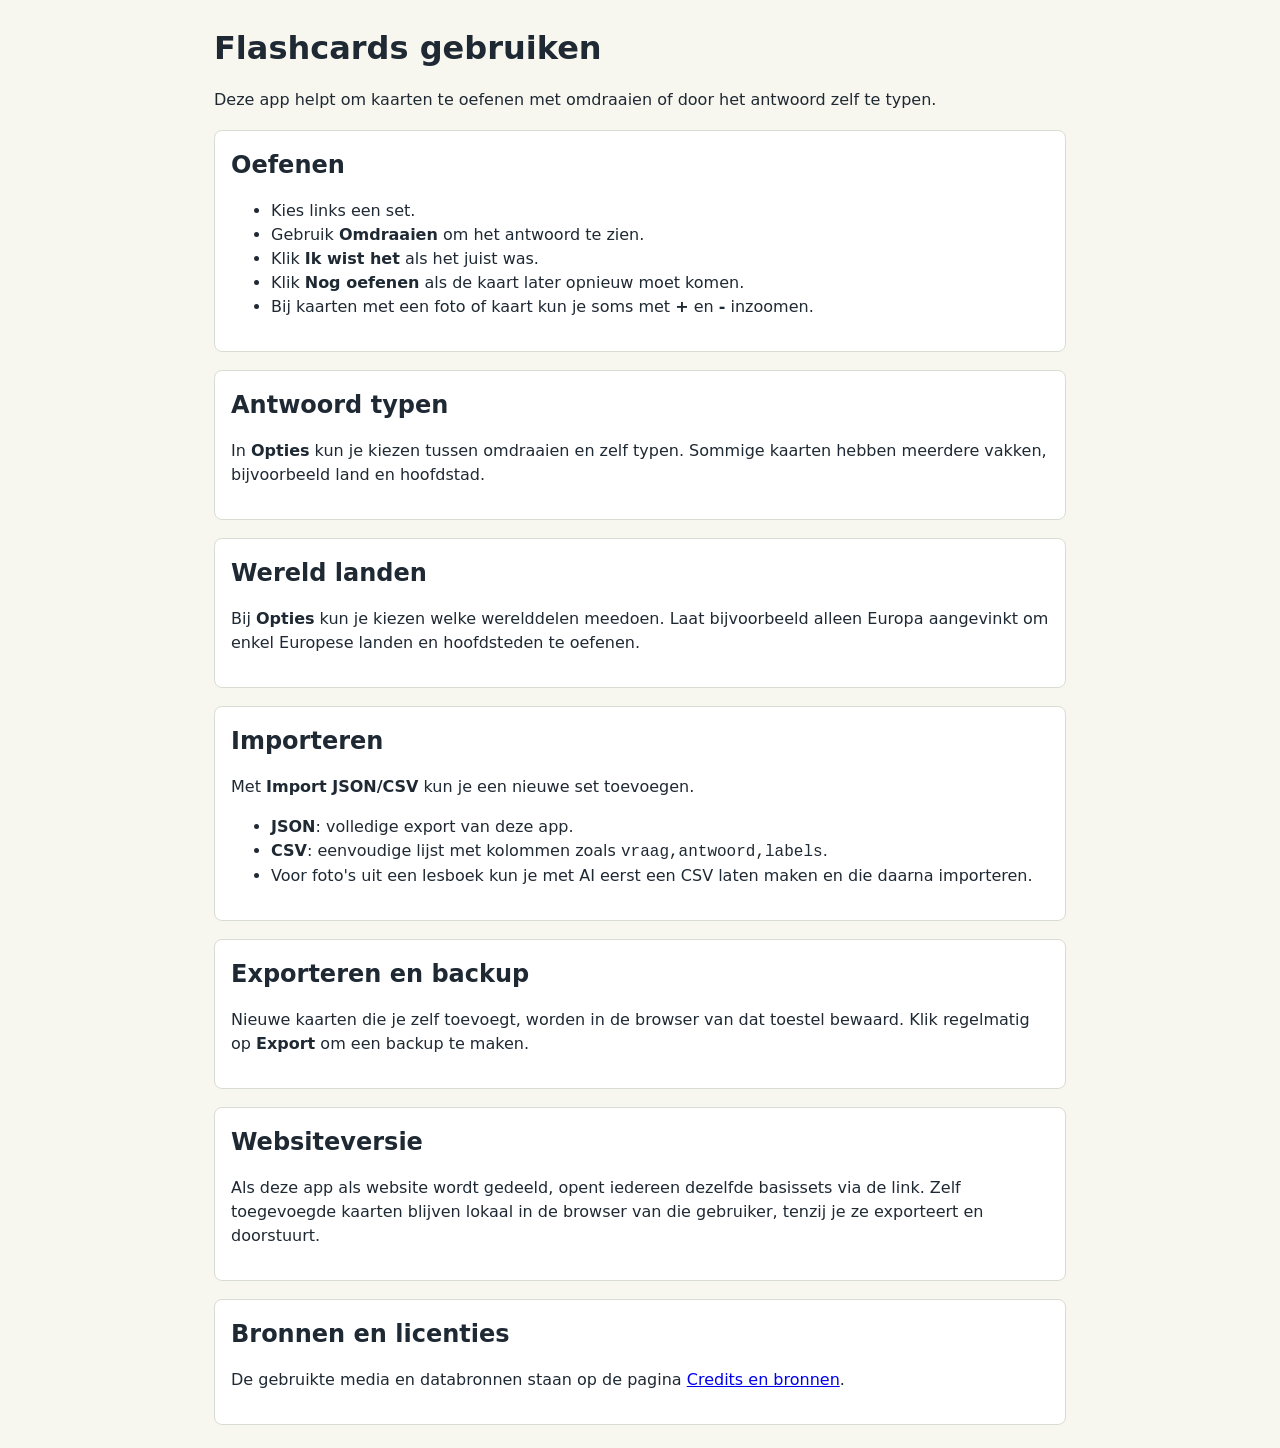
<file: info.html>
<!doctype html>
<html lang="nl">
  <head>
    <meta charset="utf-8">
    <meta name="viewport" content="width=device-width, initial-scale=1">
    <title>Info - Flashcards</title>
    <link rel="stylesheet" href="./styles.css">
    <style>
      body {
        background: #f7f6ef;
      }

      .info-page {
        width: min(900px, 100%);
        margin: 0 auto;
        padding: 24px;
      }

      .info-page section {
        margin-top: 18px;
        padding: 16px;
        border: 1px solid var(--line);
        border-radius: var(--radius);
        background: #ffffff;
      }

      .info-page h1,
      .info-page h2 {
        margin: 0 0 10px;
      }

      .info-page p,
      .info-page li {
        color: var(--ink);
      }
    </style>
  </head>
  <body>
    <main class="info-page">
      <h1>Flashcards gebruiken</h1>
      <p>Deze app helpt om kaarten te oefenen met omdraaien of door het antwoord zelf te typen.</p>

      <section>
        <h2>Oefenen</h2>
        <ul>
          <li>Kies links een set.</li>
          <li>Gebruik <strong>Omdraaien</strong> om het antwoord te zien.</li>
          <li>Klik <strong>Ik wist het</strong> als het juist was.</li>
          <li>Klik <strong>Nog oefenen</strong> als de kaart later opnieuw moet komen.</li>
          <li>Bij kaarten met een foto of kaart kun je soms met <strong>+</strong> en <strong>-</strong> inzoomen.</li>
        </ul>
      </section>

      <section>
        <h2>Antwoord typen</h2>
        <p>In <strong>Opties</strong> kun je kiezen tussen omdraaien en zelf typen. Sommige kaarten hebben meerdere vakken, bijvoorbeeld land en hoofdstad.</p>
      </section>

      <section>
        <h2>Wereld landen</h2>
        <p>Bij <strong>Opties</strong> kun je kiezen welke werelddelen meedoen. Laat bijvoorbeeld alleen Europa aangevinkt om enkel Europese landen en hoofdsteden te oefenen.</p>
      </section>

      <section>
        <h2>Importeren</h2>
        <p>Met <strong>Import JSON/CSV</strong> kun je een nieuwe set toevoegen.</p>
        <ul>
          <li><strong>JSON</strong>: volledige export van deze app.</li>
          <li><strong>CSV</strong>: eenvoudige lijst met kolommen zoals <code>vraag,antwoord,labels</code>.</li>
          <li>Voor foto's uit een lesboek kun je met AI eerst een CSV laten maken en die daarna importeren.</li>
        </ul>
      </section>

      <section>
        <h2>Exporteren en backup</h2>
        <p>Nieuwe kaarten die je zelf toevoegt, worden in de browser van dat toestel bewaard. Klik regelmatig op <strong>Export</strong> om een backup te maken.</p>
      </section>

      <section>
        <h2>Websiteversie</h2>
        <p>Als deze app als website wordt gedeeld, opent iedereen dezelfde basissets via de link. Zelf toegevoegde kaarten blijven lokaal in de browser van die gebruiker, tenzij je ze exporteert en doorstuurt.</p>
      </section>

      <section>
        <h2>Bronnen en licenties</h2>
        <p>De gebruikte media en databronnen staan op de pagina <a href="./credits.html">Credits en bronnen</a>.</p>
      </section>
    </main>
  </body>
</html>
</file>
<file: styles.css>
:root {
  color-scheme: light;
  --bg: #f7f6ef;
  --surface: #ffffff;
  --surface-2: #edf4f1;
  --ink: #1f2933;
  --muted: #66717d;
  --line: #d8ddd2;
  --teal: #146c65;
  --teal-dark: #0f4f4a;
  --blue: #315c9b;
  --coral: #c2563d;
  --gold: #b7791f;
  --green: #2f7d4f;
  --purple: #6f4e7c;
  --danger: #a13b3b;
  --radius: 8px;
  --shadow: 0 14px 38px rgba(31, 41, 51, 0.12);
}

* {
  box-sizing: border-box;
}

html {
  min-height: 100%;
}

body {
  min-height: 100%;
  margin: 0;
  font-family: Inter, ui-sans-serif, system-ui, -apple-system, BlinkMacSystemFont, "Segoe UI", sans-serif;
  font-size: 16px;
  line-height: 1.5;
  color: var(--ink);
  background:
    linear-gradient(180deg, rgba(20, 108, 101, 0.10), rgba(247, 246, 239, 0) 240px),
    var(--bg);
}

button,
input,
textarea {
  font: inherit;
}

button {
  cursor: pointer;
}

button:disabled {
  cursor: not-allowed;
  opacity: 0.55;
}

.app {
  width: min(1280px, 100%);
  margin: 0 auto;
  padding: 18px;
}

.topbar {
  display: flex;
  align-items: center;
  justify-content: space-between;
  gap: 16px;
  padding: 14px;
  background: rgba(255, 255, 255, 0.86);
  border: 1px solid var(--line);
  border-radius: var(--radius);
  box-shadow: 0 10px 30px rgba(20, 108, 101, 0.08);
}

.brand {
  min-width: 0;
  display: flex;
  align-items: center;
  gap: 12px;
}

.brand-mark {
  flex: 0 0 auto;
  display: grid;
  place-items: center;
  width: 48px;
  height: 48px;
  border-radius: var(--radius);
  color: #ffffff;
  background: linear-gradient(135deg, var(--teal), var(--blue));
  font-weight: 800;
}

.brand h1,
.section-heading h2,
.view-heading h2 {
  margin: 0;
  line-height: 1.15;
}

.brand h1 {
  font-size: 1.55rem;
}

.brand p,
.view-heading p {
  margin: 4px 0 0;
  color: var(--muted);
}

.header-actions,
.view-actions,
.form-actions,
.study-controls,
.stat-actions,
.tabs {
  display: flex;
  align-items: center;
  gap: 8px;
  flex-wrap: wrap;
}

.info-link {
  width: 44px;
  height: 44px;
  display: grid;
  place-items: center;
  border: 1px solid var(--line);
  border-radius: 999px;
  color: var(--teal);
  background: #ffffff;
  font-weight: 900;
  text-decoration: none;
}

.info-link:hover {
  border-color: var(--teal);
  background: rgba(20, 108, 101, 0.08);
}

.button,
.tab {
  min-height: 44px;
  border: 1px solid transparent;
  border-radius: var(--radius);
  padding: 10px 14px;
  color: #ffffff;
  background: var(--teal);
  font-weight: 700;
  text-align: center;
  text-decoration: none;
  transition: background-color 160ms ease, border-color 160ms ease, transform 160ms ease;
}

.button:hover,
.tab:hover {
  transform: translateY(-1px);
}

.button:focus-visible,
.tab:focus-visible,
input:focus-visible,
textarea:focus-visible,
select:focus-visible,
.info-link:focus-visible,
.flashcard:focus-visible,
.peek-question-button:focus-visible,
.zoom-button:focus-visible,
.deck-item:focus-visible,
.swatch:focus-visible,
.note-action:focus-visible {
  outline: 3px solid rgba(49, 92, 155, 0.35);
  outline-offset: 2px;
}

.button.secondary,
.tab {
  color: var(--ink);
  background: #ffffff;
  border-color: var(--line);
}

.button.good {
  background: var(--green);
}

.button.warn {
  background: var(--gold);
  color: #1f2933;
}

.button.danger {
  background: var(--danger);
}

.button.compact {
  min-height: 38px;
  padding: 8px 10px;
}

.tabs {
  margin: 14px 0;
}

.tab {
  min-width: 112px;
}

.tab.active {
  color: #ffffff;
  background: var(--ink);
  border-color: var(--ink);
}

.layout {
  display: grid;
  grid-template-columns: minmax(260px, 310px) minmax(0, 1fr);
  gap: 16px;
  align-items: start;
}

.sidebar,
.workspace {
  background: rgba(255, 255, 255, 0.92);
  border: 1px solid var(--line);
  border-radius: var(--radius);
  box-shadow: var(--shadow);
}

.sidebar {
  position: sticky;
  top: 18px;
  padding: 14px;
}

.workspace {
  min-width: 0;
  overflow: hidden;
}

.section-heading,
.view-heading {
  display: flex;
  align-items: center;
  justify-content: space-between;
  gap: 12px;
}

.section-heading {
  margin-bottom: 12px;
}

.view-heading {
  padding: 18px;
  border-bottom: 1px solid var(--line);
  background: linear-gradient(90deg, #ffffff, var(--surface-2));
}

.view {
  padding: 18px;
}

.field {
  display: grid;
  gap: 6px;
  color: var(--muted);
  font-weight: 700;
}

.field.inline {
  grid-template-columns: auto minmax(180px, 1fr);
  align-items: center;
  width: min(520px, 100%);
}

input,
textarea {
  width: 100%;
  border: 1px solid var(--line);
  border-radius: var(--radius);
  padding: 11px 12px;
  color: var(--ink);
  background: #ffffff;
  resize: vertical;
}

textarea {
  min-height: 112px;
}

.deck-list,
.card-list {
  display: grid;
  gap: 10px;
  margin-top: 14px;
}

.deck-item {
  width: 100%;
  display: grid;
  grid-template-columns: 12px minmax(0, 1fr);
  gap: 10px;
  align-items: center;
  border: 1px solid var(--line);
  border-radius: var(--radius);
  padding: 10px;
  color: var(--ink);
  background: #ffffff;
  text-align: left;
}

.deck-item.active {
  border-color: var(--teal);
  box-shadow: inset 0 0 0 2px rgba(20, 108, 101, 0.16);
}

.deck-item[draggable="true"] {
  cursor: grab;
}

.deck-item.dragging {
  opacity: 0.55;
}

.deck-item.drop-target {
  border-color: var(--gold);
  box-shadow: inset 0 0 0 2px rgba(183, 121, 31, 0.22);
}

.deck-color {
  width: 12px;
  height: 48px;
  border-radius: 999px;
}

.deck-title,
.note-title {
  display: block;
  font-weight: 800;
  overflow-wrap: anywhere;
}

.deck-meta,
.note-meta,
.empty-state {
  color: var(--muted);
}

.study-grid {
  display: grid;
  grid-template-columns: minmax(0, 1fr) minmax(210px, 260px);
  gap: 16px;
  align-items: stretch;
}

.study-main {
  min-width: 0;
  display: grid;
  gap: 14px;
}

.flashcard {
  position: relative;
  width: 100%;
  min-height: 320px;
  display: grid;
  grid-template-rows: auto auto minmax(0, 1fr);
  gap: 14px;
  align-items: center;
  justify-items: center;
  border: 1px solid rgba(20, 108, 101, 0.24);
  border-radius: var(--radius);
  padding: 26px;
  color: var(--ink);
  background:
    linear-gradient(160deg, rgba(20, 108, 101, 0.10), rgba(194, 86, 61, 0.10)),
    #ffffff;
  box-shadow: inset 0 -16px 50px rgba(49, 92, 155, 0.08);
  cursor: pointer;
}

.peek-question-button {
  position: absolute;
  left: 12px;
  bottom: 12px;
  width: 44px;
  height: 40px;
  display: grid;
  place-items: center;
  border: 1px solid rgba(20, 108, 101, 0.28);
  border-radius: var(--radius) var(--radius) 0 var(--radius);
  color: var(--teal);
  background: #ffffff;
  box-shadow: 0 8px 22px rgba(17, 24, 39, 0.12);
  font-size: 1.15rem;
  font-weight: 900;
}

.peek-question-button:hover {
  border-color: var(--teal);
  background: rgba(20, 108, 101, 0.08);
}

.zoom-buttons {
  position: absolute;
  right: 12px;
  bottom: 12px;
  display: flex;
  gap: 6px;
}

.zoom-button {
  width: 40px;
  height: 40px;
  display: grid;
  place-items: center;
  border: 1px solid rgba(20, 108, 101, 0.28);
  border-radius: var(--radius);
  color: var(--teal);
  background: #ffffff;
  box-shadow: 0 8px 22px rgba(17, 24, 39, 0.12);
  font-size: 1.25rem;
  font-weight: 900;
}

.zoom-button:hover {
  border-color: var(--teal);
  background: rgba(20, 108, 101, 0.08);
}

.flashcard.typed-result-card {
  min-height: 280px;
  grid-template-rows: auto minmax(0, 1fr);
  align-items: stretch;
}

.flashcard.typed-result-card .card-side {
  align-self: start;
}

.card-side {
  justify-self: start;
  padding: 5px 10px;
  border-radius: 999px;
  color: #ffffff;
  background: var(--teal);
  font-size: 0.85rem;
  font-weight: 800;
}

.card-text {
  max-width: 900px;
  display: block;
  font-size: 2rem;
  line-height: 1.25;
  font-weight: 800;
  text-align: center;
  white-space: pre-wrap;
  overflow-wrap: anywhere;
}

.flashcard.has-card-image .card-text {
  font-size: 1.45rem;
}

.card-text.answer-card-text {
  width: min(100%, 780px);
  font-size: 1rem;
  font-weight: 700;
  line-height: 1.35;
  text-align: left;
  white-space: normal;
}

.card-text:empty {
  display: none;
}

.card-image {
  width: min(100%, 820px);
  max-height: 430px;
  object-fit: contain;
  border: 1px solid var(--line);
  border-radius: var(--radius);
  background: #ffffff;
}

.card-audio {
  width: min(100%, 680px);
}

.study-controls {
  justify-content: center;
}

.answer-panel {
  display: grid;
  grid-template-columns: minmax(180px, 1fr) auto;
  gap: 10px;
  align-items: end;
  border: 1px solid var(--line);
  border-radius: var(--radius);
  padding: 14px;
  background: #ffffff;
}

.answer-panel.multi-answer-panel {
  grid-template-columns: minmax(0, 1fr) auto;
}

.typed-answer-fields {
  display: grid;
  grid-template-columns: repeat(2, minmax(160px, 1fr));
  gap: 10px;
}

.answer-feedback {
  grid-column: 1 / -1;
  min-height: 24px;
  color: var(--muted);
  font-weight: 700;
}

.answer-result {
  display: grid;
  gap: 8px;
}

.answer-card-summary {
  width: 100%;
  display: grid;
  gap: 10px;
  align-content: center;
}

.answer-line {
  display: grid;
  gap: 4px;
}

.answer-line > span {
  color: var(--muted);
  font-size: 0.92rem;
}

.answer-value {
  border-radius: var(--radius);
  border: 2px solid transparent;
  padding: 9px 10px;
  background: #f7f6ef;
  overflow-wrap: anywhere;
}

.answer-card-summary .answer-value {
  padding: 10px 12px;
  font-size: 1.2rem;
  font-weight: 900;
}

.answer-value.neutral {
  color: var(--ink);
  border-color: rgba(20, 108, 101, 0.24);
  background: #ffffff;
}

.answer-value.correct {
  color: #ffffff;
  background: var(--green);
}

.answer-value.wrong {
  color: #ffffff;
  border-color: #7f1d1d;
  background: var(--danger);
}

.answer-diff {
  display: inline;
  border: 2px solid #111827;
  border-radius: 5px;
  padding: 0 4px;
  color: #111827;
  background: #ffe45c;
  box-shadow: 0 0 0 2px rgba(255, 228, 92, 0.35);
}

.stats-panel {
  display: grid;
  gap: 10px;
  align-content: start;
  border: 1px solid var(--line);
  border-radius: var(--radius);
  padding: 14px;
  background: #fbfbf7;
}

.metric {
  display: flex;
  align-items: center;
  justify-content: space-between;
  gap: 12px;
  border-bottom: 1px solid var(--line);
  padding-bottom: 10px;
}

.metric span {
  color: var(--muted);
  font-weight: 700;
}

.metric strong {
  font-size: 1.3rem;
}

.reward-card {
  display: grid;
  gap: 8px;
  border-bottom: 1px solid var(--line);
  padding-bottom: 10px;
}

.reward-heading {
  display: flex;
  align-items: center;
  justify-content: space-between;
  gap: 12px;
}

.reward-heading span,
.reward-caption {
  color: var(--muted);
  font-weight: 700;
}

.reward-heading strong {
  font-size: 1.1rem;
}

.reward-puzzle {
  display: grid;
  grid-template-columns: repeat(var(--reward-columns, 4), 1fr);
  grid-template-rows: repeat(var(--reward-rows, 4), 1fr);
  width: 100%;
  max-width: 210px;
  aspect-ratio: 1;
  overflow: hidden;
  border: 2px solid rgba(20, 108, 101, 0.28);
  border-radius: var(--radius);
  background: #eef4f2;
}

.reward-piece {
  border: 1px solid rgba(255, 255, 255, 0.72);
  background-color: #ffffff;
  background-repeat: no-repeat;
  opacity: 1;
  transform: scale(0.94);
  transition: opacity 180ms ease, transform 180ms ease;
}

.reward-piece.revealed {
  opacity: 1;
  transform: scale(1);
}

.reward-piece.placeholder {
  background-image: none !important;
  background-color: #f7f6ef;
  opacity: 1;
}

.reward-caption {
  font-size: 0.86rem;
  line-height: 1.25;
}

.stat-actions {
  margin-top: 4px;
}

.timer-tools {
  display: grid;
  gap: 8px;
}

.timer-goal {
  border: 1px solid var(--line);
  border-radius: var(--radius);
  padding: 10px 12px;
  color: var(--muted);
  background: #ffffff;
  font-weight: 700;
}

.editor-form {
  display: grid;
  gap: 14px;
  max-width: 760px;
}

.segmented {
  display: flex;
  gap: 8px;
  flex-wrap: wrap;
}

.segmented label {
  display: inline-flex;
}

.segmented input {
  position: absolute;
  opacity: 0;
  pointer-events: none;
}

.segmented span {
  min-width: 56px;
  min-height: 44px;
  display: grid;
  place-items: center;
  border: 1px solid var(--line);
  border-radius: var(--radius);
  padding: 9px 14px;
  color: var(--ink);
  background: #ffffff;
  font-weight: 800;
}

.segmented.wide span {
  min-width: 160px;
}

.segmented input:checked + span {
  color: #ffffff;
  border-color: var(--ink);
  background: var(--ink);
}

.segmented input:focus-visible + span {
  outline: 3px solid rgba(49, 92, 155, 0.35);
  outline-offset: 2px;
}

.math-options {
  display: grid;
  gap: 12px;
  grid-template-columns: repeat(2, minmax(180px, 1fr));
}

.filter-grid {
  display: grid;
  gap: 12px;
  grid-template-columns: repeat(2, minmax(180px, 1fr));
}

.checkbox-grid {
  display: grid;
  gap: 8px;
  grid-template-columns: repeat(3, minmax(150px, 1fr));
}

.checkbox-grid label {
  display: flex;
  align-items: center;
  gap: 9px;
  min-height: 44px;
  border: 1px solid var(--line);
  border-radius: var(--radius);
  padding: 9px 12px;
  background: #ffffff;
  font-weight: 800;
}

.checkbox-grid input {
  width: 18px;
  height: 18px;
  accent-color: var(--green);
}

select {
  width: 100%;
  min-height: 44px;
  border: 1px solid var(--line);
  border-radius: var(--radius);
  padding: 10px 12px;
  color: var(--ink);
  background: #ffffff;
  font: inherit;
  font-weight: 700;
}

.image-field {
  display: grid;
  gap: 10px;
}

.image-preview {
  min-height: 72px;
  display: grid;
  place-items: center;
  border: 1px dashed var(--line);
  border-radius: var(--radius);
  padding: 10px;
  color: var(--muted);
  background: #ffffff;
}

.image-preview img {
  max-width: 100%;
  max-height: 220px;
  object-fit: contain;
  border-radius: calc(var(--radius) - 2px);
}

.list-toolbar {
  display: flex;
  justify-content: flex-end;
  margin: 20px 0 12px;
}

.note-card {
  display: grid;
  grid-template-columns: minmax(0, 1fr) auto;
  gap: 14px;
  border: 1px solid var(--line);
  border-radius: var(--radius);
  padding: 14px;
  background: #ffffff;
}

.note-body {
  min-width: 0;
  display: grid;
  gap: 8px;
}

.note-answer {
  color: var(--muted);
  white-space: pre-wrap;
  overflow-wrap: anywhere;
}

.note-images {
  display: flex;
  gap: 8px;
  flex-wrap: wrap;
}

.note-media {
  display: grid;
  gap: 8px;
}

.note-audio {
  width: min(100%, 360px);
}

.note-image {
  width: 128px;
  height: 88px;
  object-fit: cover;
  border: 1px solid var(--line);
  border-radius: var(--radius);
  background: #ffffff;
}

.note-actions {
  display: flex;
  gap: 8px;
  align-items: start;
  flex-wrap: wrap;
}

.note-action {
  min-height: 38px;
  border: 1px solid var(--line);
  border-radius: var(--radius);
  padding: 7px 10px;
  color: var(--ink);
  background: #ffffff;
  font-weight: 700;
}

.note-action.danger {
  color: #ffffff;
  border-color: var(--danger);
  background: var(--danger);
}

.swatches {
  display: flex;
  gap: 10px;
  flex-wrap: wrap;
}

.swatch {
  width: 42px;
  height: 42px;
  border: 3px solid #ffffff;
  border-radius: 999px;
  box-shadow: 0 0 0 1px var(--line);
}

.swatch.active {
  box-shadow: 0 0 0 3px var(--ink);
}

.empty-state {
  border: 1px dashed var(--line);
  border-radius: var(--radius);
  padding: 18px;
  background: #ffffff;
}

.toast {
  position: fixed;
  left: 50%;
  bottom: 18px;
  z-index: 10;
  max-width: min(520px, calc(100% - 36px));
  transform: translate(-50%, 16px);
  border-radius: var(--radius);
  padding: 12px 14px;
  color: #ffffff;
  background: var(--ink);
  opacity: 0;
  pointer-events: none;
  transition: opacity 180ms ease, transform 180ms ease;
}

.toast.visible {
  opacity: 1;
  transform: translate(-50%, 0);
}

[hidden] {
  display: none !important;
}

@media (max-width: 920px) {
  .layout {
    display: flex;
    flex-direction: column;
  }

  .workspace {
    order: 1;
    width: 100%;
  }

  .sidebar {
    position: static;
    order: 2;
    width: 100%;
  }

  .study-grid {
    grid-template-columns: 1fr;
  }

  .stats-panel {
    grid-template-columns: repeat(3, minmax(0, 1fr));
  }

  .timer-tools,
  .stat-actions {
    grid-column: 1 / -1;
  }
}

@media (max-width: 640px) {
  .app {
    padding: 10px;
  }

  .topbar,
  .view-heading,
  .note-card {
    align-items: stretch;
    flex-direction: column;
  }

  .header-actions,
  .form-actions,
  .study-controls,
  .answer-panel,
  .tabs {
    width: 100%;
  }

  .button,
  .tab {
    flex: 1 1 130px;
  }

  .view,
  .view-heading {
    padding: 14px;
  }

  .flashcard {
    min-height: 260px;
    padding: 18px;
  }

  .card-text {
    font-size: 1.45rem;
  }

  .card-image {
    max-height: 300px;
  }

  .stats-panel {
    grid-template-columns: 1fr;
  }

  .answer-panel,
  .typed-answer-fields,
  .math-options,
  .filter-grid,
  .checkbox-grid {
    grid-template-columns: 1fr;
  }

  .field.inline {
    grid-template-columns: 1fr;
  }

  .note-card {
    display: grid;
    grid-template-columns: 1fr;
  }
}
</file>
